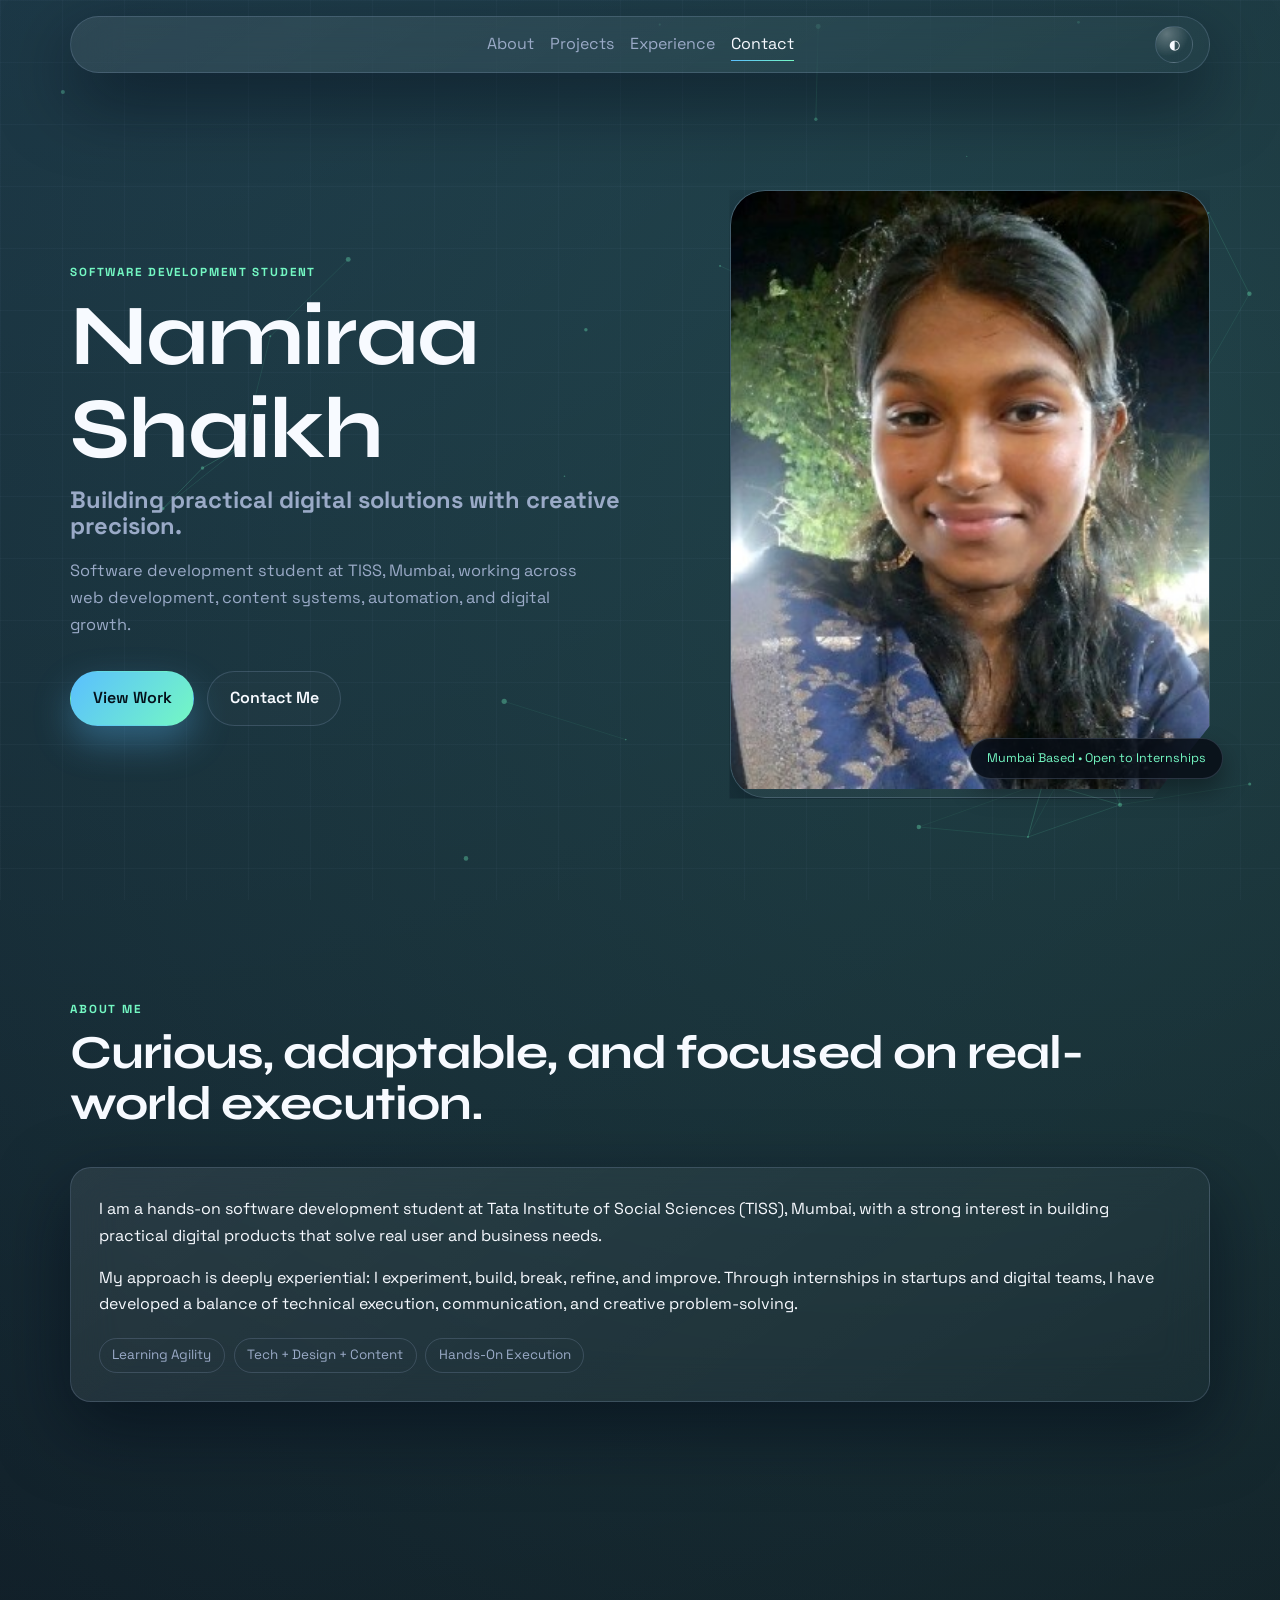
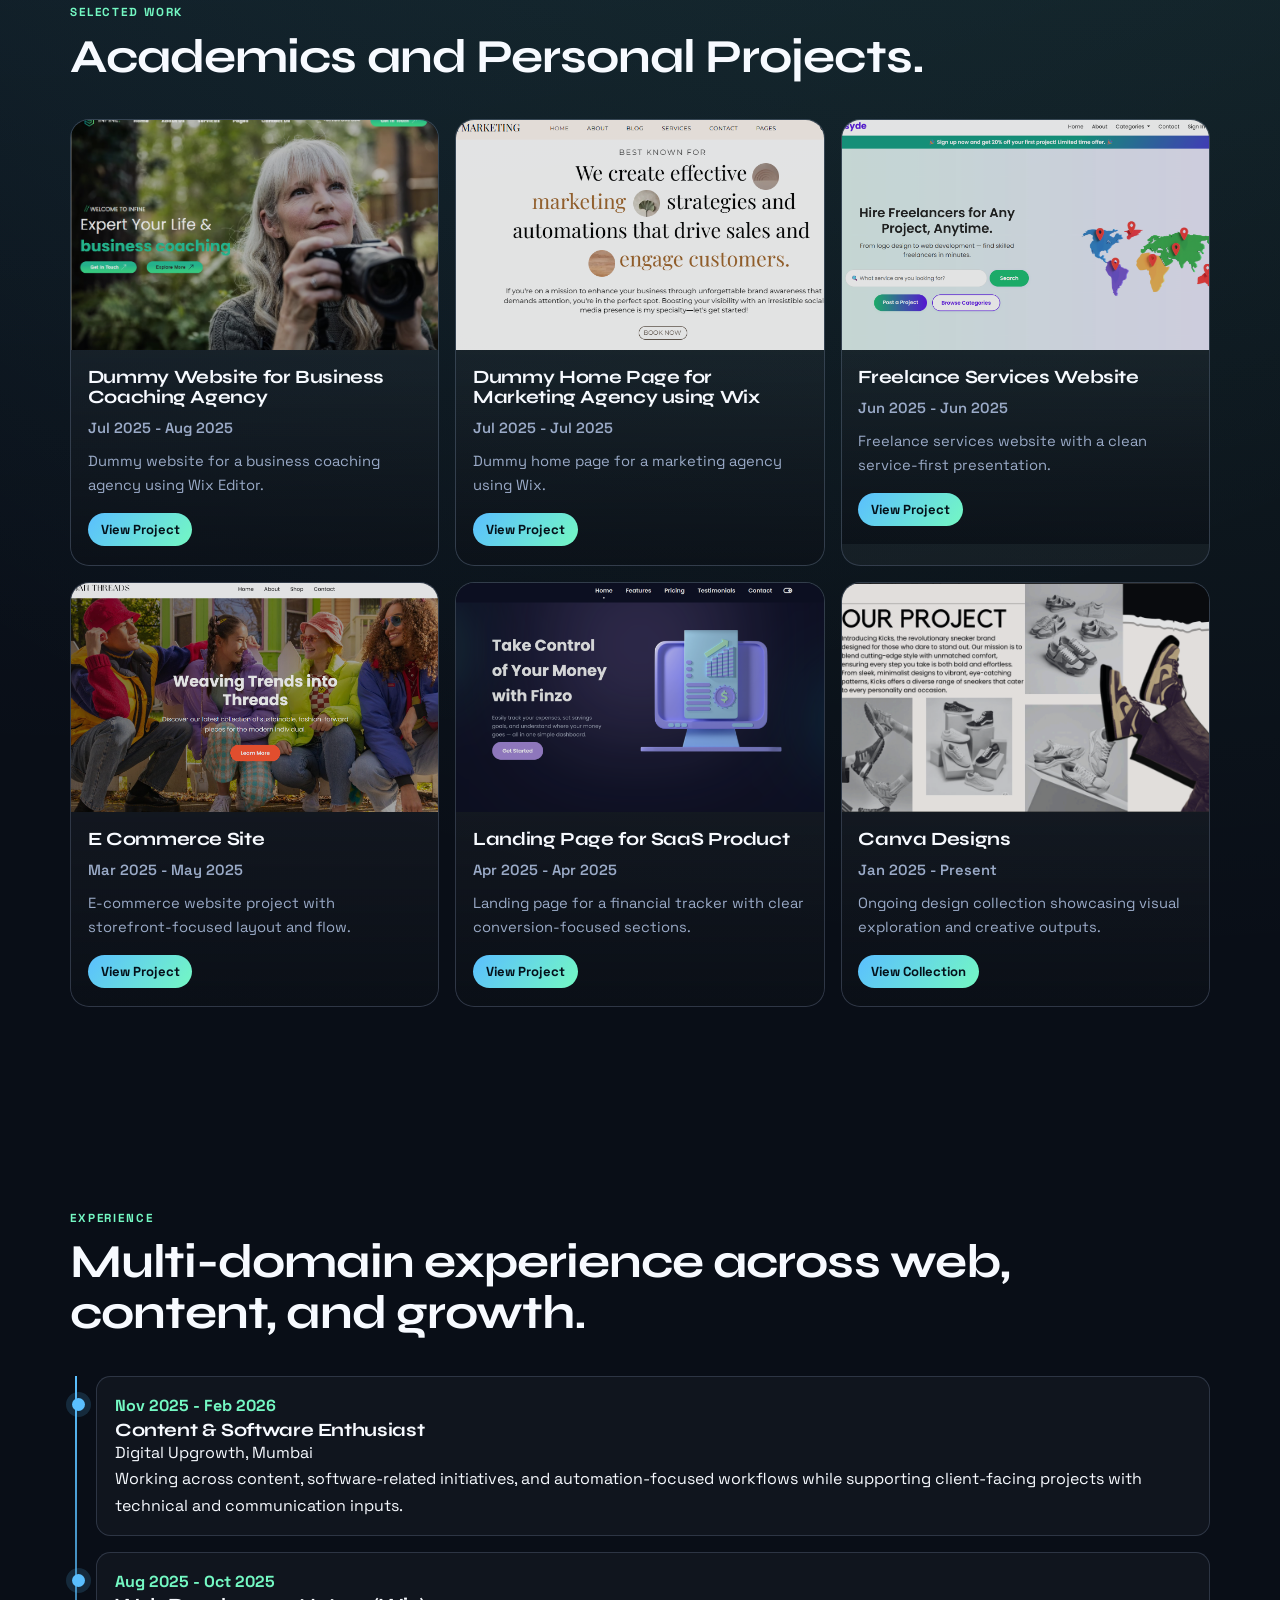
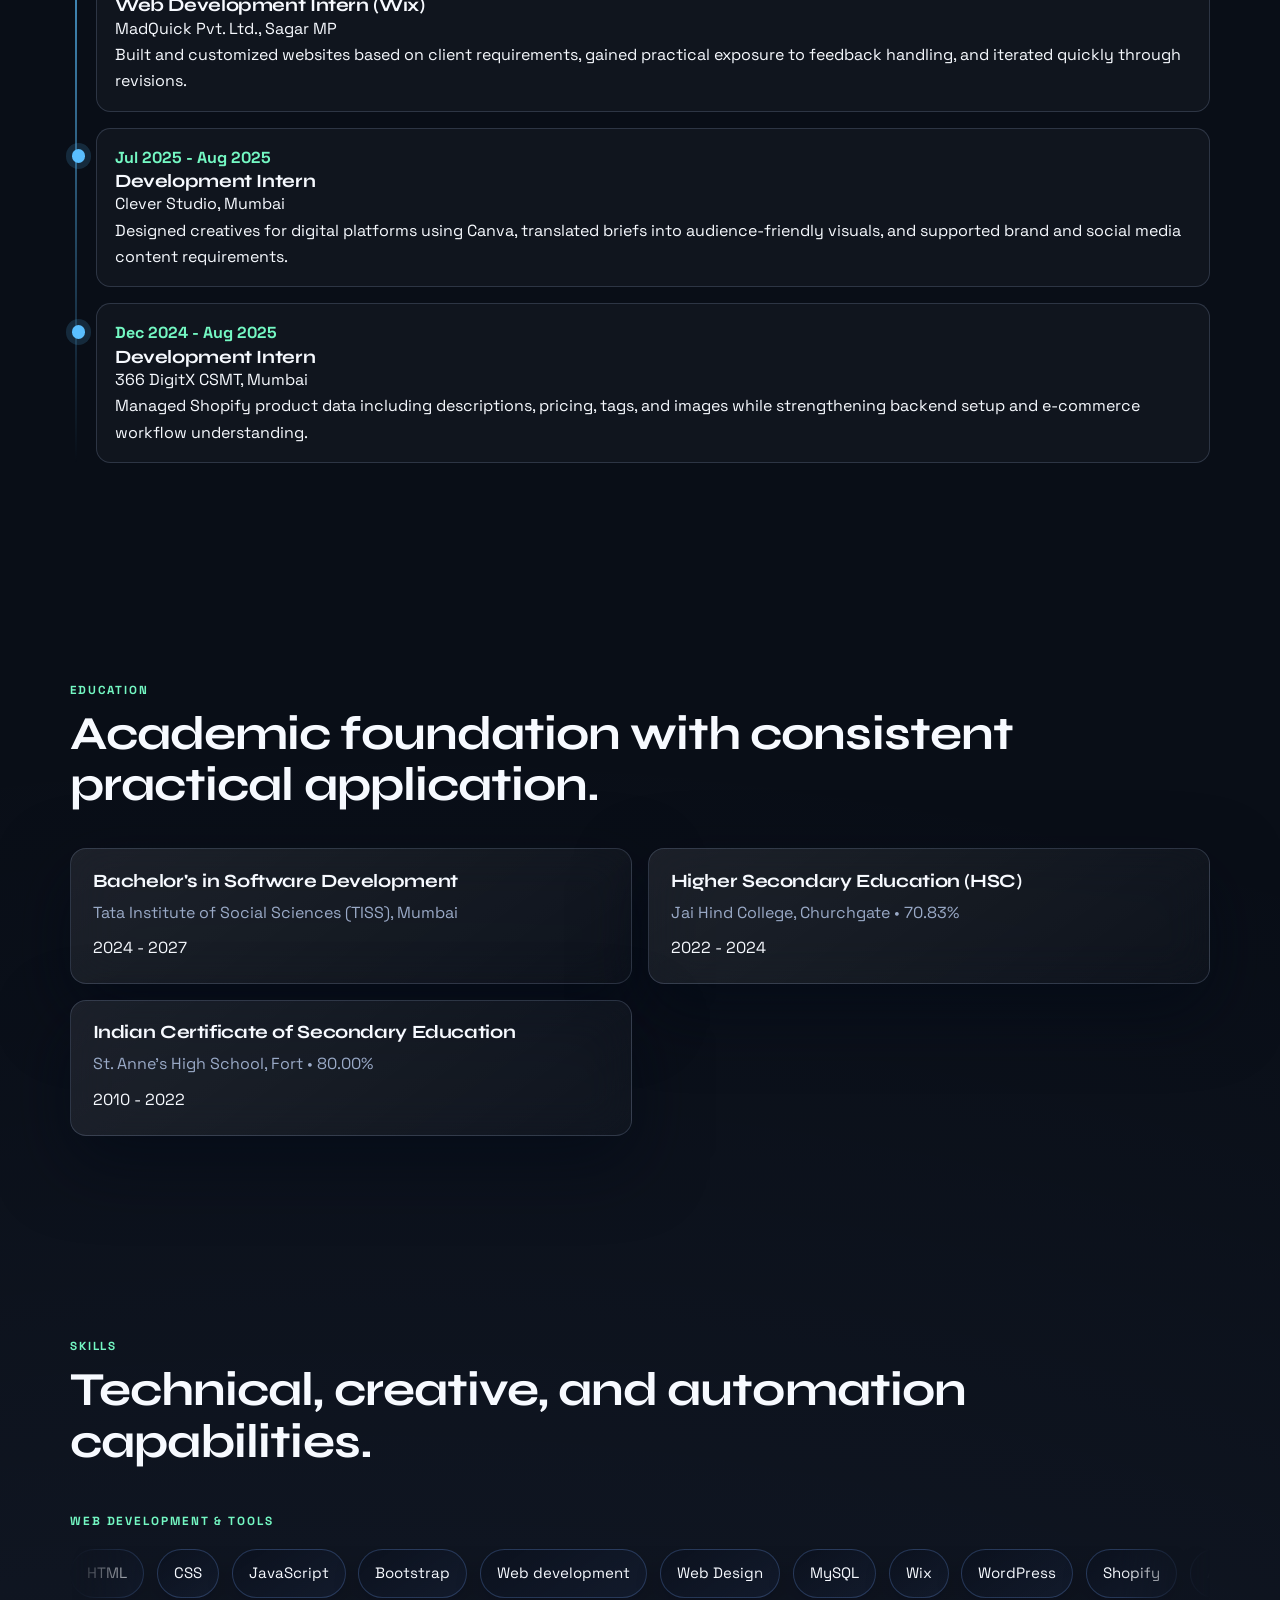
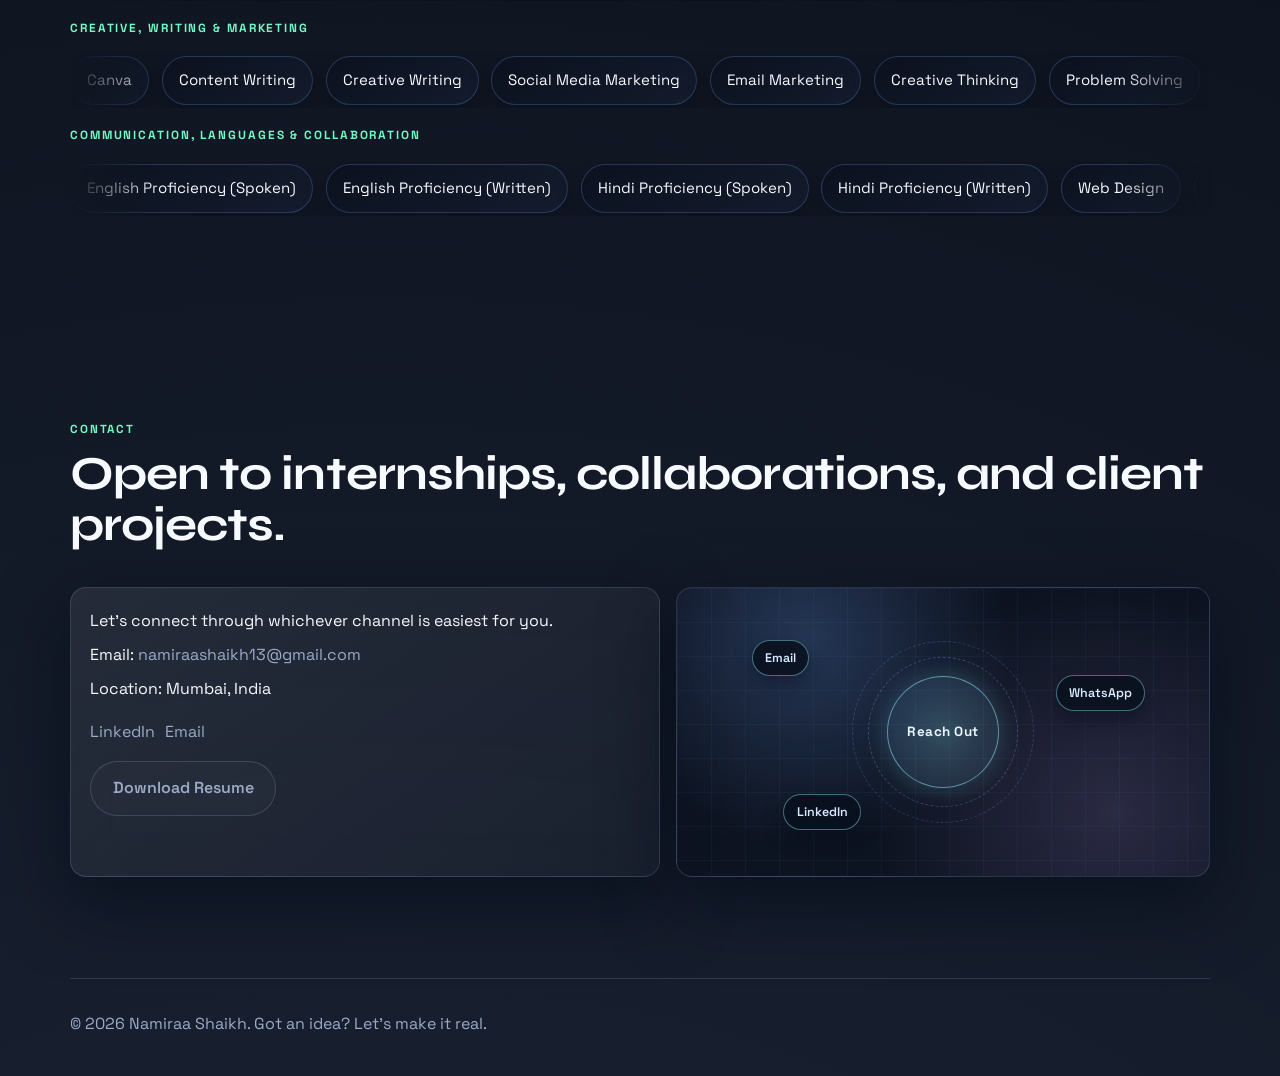
<file: html/index.html>
<!doctype html>
<html lang="en" data-theme="dark">
  <head>
    <meta charset="UTF-8" />
    <meta name="viewport" content="width=device-width, initial-scale=1.0" />
    <meta
      name="description"
      content="Namiraa Shaikh portfolio - creative developer and designer crafting premium digital experiences."
    />
    <title>Namiraa Shaikh | Portfolio</title>

    <link rel="preconnect" href="https://fonts.googleapis.com" />
    <link rel="preconnect" href="https://fonts.gstatic.com" crossorigin />
    <link
      href="https://fonts.googleapis.com/css2?family=Space+Grotesk:wght@400;500;600;700&family=Syne:wght@500;700;800&display=swap"
      rel="stylesheet"
    />
    <link rel="stylesheet" href="../Css/styles.css" />
  </head>
  <body>
    <div class="bg-grid"></div>
    <div class="noise"></div>
    <canvas id="particle-canvas" aria-hidden="true"></canvas>

    <div class="cursor cursor-dot"></div>
    <div class="cursor cursor-ring"></div>

    <header class="site-header glass reveal">
      <nav class="site-nav">
        <a href="#about">About</a>
        <a href="#projects">Projects</a>
        <a href="#experience">Experience</a>
        <a href="#contact">Contact</a>
      </nav>
      <button id="theme-toggle" class="theme-toggle" aria-label="Toggle theme">
        <span class="theme-icon" aria-hidden="true">◐</span>
      </button>
    </header>

    <main>
      <section id="home" class="hero section">
        <div class="hero-content reveal">
          <p class="eyebrow">Software Development Student</p>
          <h1>
            Namiraa Shaikh
            <span>Building practical digital solutions with creative precision.</span>
          </h1>
          <p class="hero-copy">
            Software development student at TISS, Mumbai, working across web
            development, content systems, automation, and digital growth.
          </p>
          <div class="hero-cta">
            <a class="btn btn-primary" href="#projects" data-cursor-text="Open">View Work</a>
            <a class="btn btn-ghost" href="#contact" data-cursor-text="Talk">Contact Me</a>
          </div>
        </div>

        <div class="hero-visual reveal" data-parallax="0.2">
          <div class="portrait-card glass">
            <img
              src="../image/hero-photo.jpg"
              alt="Portrait of Namiraa Shaikh"
              loading="eager"
            />
          </div>
          <div class="floating-tag">Mumbai Based • Open to Internships</div>
        </div>
      </section>

      <section id="about" class="section">
        <div class="section-head reveal">
          <p class="eyebrow">About Me</p>
          <h2>Curious, adaptable, and focused on real-world execution.</h2>
        </div>
        <div class="about-grid">
          <article class="about-text glass reveal">
            <p>
              I am a hands-on software development student at Tata Institute of
              Social Sciences (TISS), Mumbai, with a strong interest in building
              practical digital products that solve real user and business needs.
            </p>
            <p>
              My approach is deeply experiential: I experiment, build, break,
              refine, and improve. Through internships in startups and digital
              teams, I have developed a balance of technical execution,
              communication, and creative problem-solving.
            </p>
            <div class="chips">
              <span>Learning Agility</span>
              <span>Tech + Design + Content</span>
              <span>Hands-On Execution</span>
            </div>
          </article>
        </div>
      </section>

      <section id="projects" class="section">
        <div class="section-head reveal">
          <p class="eyebrow">Selected Work</p>
          <h2>Academics and Personal Projects.</h2>
        </div>
        <div class="projects-grid">
          <article class="project-card reveal tilt" data-case="Dummy website for a business coaching agency built in Wix." data-cursor-text="Open">
            <div class="project-visual">
              <img src="../image/dummy-website-business-coaching-agency.png" alt="Dummy Website for Business Coaching Agency screenshot" loading="lazy" />
            </div>
            <div class="project-meta">
              <h3>Dummy Website for Business Coaching Agency</h3>
              <p class="project-date">Jul 2025 - Aug 2025</p>
              <p>Dummy website for a business coaching agency using Wix Editor.</p>
              <a class="project-link" href="https://namiraashaikh13.wixsite.com/my-site-1/home" target="_blank" rel="noopener noreferrer">View Project</a>
            </div>
          </article>

          <article class="project-card reveal tilt" data-case="Dummy homepage concept for a marketing agency using Wix." data-cursor-text="Open">
            <div class="project-visual">
              <img src="../image/dummy-home-page-marketing-agency-wix.png" alt="Dummy Home Page for Marketing Agency using Wix screenshot" loading="lazy" />
            </div>
            <div class="project-meta">
              <h3>Dummy Home Page for Marketing Agency using Wix</h3>
              <p class="project-date">Jul 2025 - Jul 2025</p>
              <p>Dummy home page for a marketing agency using Wix.</p>
              <a class="project-link" href="https://namiraashaikh13.wixsite.com/madquickagency" target="_blank" rel="noopener noreferrer">View Project</a>
            </div>
          </article>

          <article class="project-card reveal tilt" data-case="Freelance services website designed and deployed on GitHub Pages." data-cursor-text="Open">
            <div class="project-visual">
              <img src="../image/freelance-services-website.png" alt="Freelance Services Website screenshot" loading="lazy" />
            </div>
            <div class="project-meta">
              <h3>Freelance Services Website</h3>
              <p class="project-date">Jun 2025 - Jun 2025</p>
              <p>Freelance services website with a clean service-first presentation.</p>
              <a class="project-link" href="https://namiraashaikh.github.io/craftysyde/" target="_blank" rel="noopener noreferrer">View Project</a>
            </div>
          </article>

          <article class="project-card reveal tilt" data-case="E-commerce storefront concept with product-oriented browsing flow." data-cursor-text="Open">
            <div class="project-visual">
              <img src="../image/e-commerce-site.png" alt="E Commerce Site screenshot" loading="lazy" />
            </div>
            <div class="project-meta">
              <h3>E Commerce Site</h3>
              <p class="project-date">Mar 2025 - May 2025</p>
              <p>E-commerce website project with storefront-focused layout and flow.</p>
              <a class="project-link" href="https://namiraashaikh.github.io/UrbanThreads/" target="_blank" rel="noopener noreferrer">View Project</a>
            </div>
          </article>

          <article class="project-card reveal tilt" data-case="Landing page for a financial tracker SaaS product concept." data-cursor-text="Open">
            <div class="project-visual">
              <img src="../image/landing-page-saas-product.png" alt="Landing Page for SaaS Product screenshot" loading="lazy" />
            </div>
            <div class="project-meta">
              <h3>Landing Page for SaaS Product</h3>
              <p class="project-date">Apr 2025 - Apr 2025</p>
              <p>Landing page for a financial tracker with clear conversion-focused sections.</p>
              <a class="project-link" href="https://namiraashaikh.github.io/FinZo/" target="_blank" rel="noopener noreferrer">View Project</a>
            </div>
          </article>

          <article class="project-card reveal tilt" data-case="Ongoing Canva design collection featuring various visual styles." data-cursor-text="Open">
            <div class="project-visual">
              <img src="../image/canva-designs.png" alt="Canva Designs screenshot" loading="lazy" />
            </div>
            <div class="project-meta">
              <h3>Canva Designs</h3>
              <p class="project-date">Jan 2025 - Present</p>
              <p>Ongoing design collection showcasing visual exploration and creative outputs.</p>
              <a class="project-link" href="https://drive.google.com/drive/folders/18LfZt9yb9wFl4prIj-80DJfvvRu0XpTT?usp=sharing" target="_blank" rel="noopener noreferrer">View Collection</a>
            </div>
          </article>
        </div>
      </section>

      <section id="experience" class="section">
        <div class="section-head reveal">
          <p class="eyebrow">Experience</p>
          <h2>Multi-domain experience across web, content, and growth.</h2>
        </div>
        <div class="timeline">
          <article class="timeline-item reveal">
            <span class="timeline-year">Nov 2025 - Feb 2026</span>
            <div>
              <h3>Content & Software Enthusiast</h3>
              <p>Digital Upgrowth, Mumbai</p>
              <p>
                Working across content, software-related initiatives, and
                automation-focused workflows while supporting client-facing
                projects with technical and communication inputs.
              </p>
            </div>
          </article>
          <article class="timeline-item reveal">
            <span class="timeline-year">Aug 2025 - Oct 2025</span>
            <div>
              <h3>Web Development Intern (Wix)</h3>
              <p>MadQuick Pvt. Ltd., Sagar MP</p>
              <p>
                Built and customized websites based on client requirements,
                gained practical exposure to feedback handling, and iterated
                quickly through revisions.
              </p>
            </div>
          </article>
          <article class="timeline-item reveal">
            <span class="timeline-year">Jul 2025 - Aug 2025</span>
            <div>
              <h3>Development Intern</h3>
              <p>Clever Studio, Mumbai</p>
              <p>
                Designed creatives for digital platforms using Canva, translated
                briefs into audience-friendly visuals, and supported brand and
                social media content requirements.
              </p>
            </div>
          </article>
          <article class="timeline-item reveal">
            <span class="timeline-year">Dec 2024 - Aug 2025</span>
            <div>
              <h3>Development Intern</h3>
              <p>366 DigitX CSMT, Mumbai</p>
              <p>
                Managed Shopify product data including descriptions, pricing,
                tags, and images while strengthening backend setup and
                e-commerce workflow understanding.
              </p>
            </div>
          </article>
        </div>
      </section>

      <section id="education" class="section">
        <div class="section-head reveal">
          <p class="eyebrow">Education</p>
          <h2>Academic foundation with consistent practical application.</h2>
        </div>
        <div class="education-grid">
          <article class="edu-card glass reveal">
            <h3>Bachelor's in Software Development</h3>
            <p>Tata Institute of Social Sciences (TISS), Mumbai</p>
            <span>2024 - 2027</span>
          </article>
          <article class="edu-card glass reveal">
            <h3>Higher Secondary Education (HSC)</h3>
            <p>Jai Hind College, Churchgate • 70.83%</p>
            <span>2022 - 2024</span>
          </article>
          <article class="edu-card glass reveal">
            <h3>Indian Certificate of Secondary Education</h3>
            <p>St. Anne's High School, Fort • 80.00%</p>
            <span>2010 - 2022</span>
          </article>
        </div>
      </section>

      <section id="skills" class="section">
        <div class="section-head reveal">
          <p class="eyebrow">Skills</p>
          <h2>Technical, creative, and automation capabilities.</h2>
        </div>
        <div class="skills-marquee reveal" aria-label="Skills marquee">
          <p class="skills-category">Web Development & Tools</p>
          <div class="marquee-row">
            <div class="marquee-track">
              <span class="marquee-chip">HTML</span>
              <span class="marquee-chip">CSS</span>
              <span class="marquee-chip">JavaScript</span>
              <span class="marquee-chip">Bootstrap</span>
              <span class="marquee-chip">Web development</span>
              <span class="marquee-chip">Web Design</span>
              <span class="marquee-chip">MySQL</span>
              <span class="marquee-chip">Wix</span>
              <span class="marquee-chip">WordPress</span>
              <span class="marquee-chip">Shopify</span>
              <span class="marquee-chip">Adobe Dreamweaver</span>
            </div>
          </div>
          <p class="skills-category">Creative, Writing & Marketing</p>
          <div class="marquee-row reverse">
            <div class="marquee-track">
              <span class="marquee-chip">Canva</span>
              <span class="marquee-chip">Content Writing</span>
              <span class="marquee-chip">Creative Writing</span>
              <span class="marquee-chip">Social Media Marketing</span>
              <span class="marquee-chip">Email Marketing</span>
              <span class="marquee-chip">Creative Thinking</span>
              <span class="marquee-chip">Problem Solving</span>
              <span class="marquee-chip">Self-learning</span>
              <span class="marquee-chip">Automation</span>
              <span class="marquee-chip">n8n</span>
              <span class="marquee-chip">make.io</span>
              <span class="marquee-chip">MS-Office</span>
              <span class="marquee-chip">MS-Word</span>
              <span class="marquee-chip">MS-Excel</span>
              <span class="marquee-chip">MS-PowerPoint</span>
            </div>
          </div>
          <p class="skills-category">Communication, Languages & Collaboration</p>
          <div class="marquee-row">
            <div class="marquee-track">
              <span class="marquee-chip">English Proficiency (Spoken)</span>
              <span class="marquee-chip">English Proficiency (Written)</span>
              <span class="marquee-chip">Hindi Proficiency (Spoken)</span>
              <span class="marquee-chip">Hindi Proficiency (Written)</span>
              <span class="marquee-chip">Web Design</span>
              <span class="marquee-chip">Interpersonal skills</span>
              <span class="marquee-chip">Collaboration</span>
              <span class="marquee-chip">Teamwork</span>
              <span class="marquee-chip">Client Relationship</span>
              <span class="marquee-chip">Adaptability</span>
              <span class="marquee-chip">Time Management</span>
            </div>
          </div>
        </div>
      </section>

      <section id="contact" class="section">
        <div class="section-head reveal">
          <p class="eyebrow">Contact</p>
          <h2>Open to internships, collaborations, and client projects.</h2>
        </div>
        <div class="contact-grid">
          <aside class="contact-aside reveal glass">
            <p>Let's connect through whichever channel is easiest for you.</p>
            <p>Email: <a href="mailto:namiraashaikh13@gmail.com">namiraashaikh13@gmail.com</a></p>
            <p>Location: Mumbai, India</p>
            <div class="socials">
              <a href="https://www.linkedin.com/in/namiraashaikh" target="_blank" rel="noopener noreferrer" aria-label="LinkedIn" data-cursor-text="Open">LinkedIn</a>
              <a href="mailto:namiraashaikh13@gmail.com" aria-label="Email" data-cursor-text="Open">Email</a>
            </div>
            <a class="btn btn-ghost resume-download" href="../NamiraaShaikh_Resume%20(1).pdf" download data-cursor-text="Download">Download Resume</a>
          </aside>

          <div class="contact-graphic reveal glass" aria-hidden="true">
            <div class="contact-gridlines"></div>
            <div class="contact-center">Reach Out</div>
            <div class="contact-pill pill-email">Email</div>
            <div class="contact-pill pill-whatsapp">WhatsApp</div>
            <div class="contact-pill pill-linkedin">LinkedIn</div>
          </div>
        </div>
      </section>
    </main>

    <footer class="site-footer">
      <p>© <span id="year"></span> Namiraa Shaikh. Got an idea? Let's make it real.</p>
    </footer>

    <script type="module" src="../js/main.js"></script>
  </body>
</html>
</file>
<file: Css/styles.css>
:root {
  --bg: #090e17;
  --bg-soft: #101a2b;
  --surface: rgba(12, 20, 34, 0.56);
  --surface-strong: rgba(12, 20, 34, 0.9);
  --text: #f7faff;
  --text-muted: #9aaac7;
  --stroke: rgba(164, 187, 226, 0.2);
  --primary: #5abfff;
  --secondary: #74f8c3;
  --accent: #96b2ff;
  --shadow: 0 26px 70px rgba(2, 9, 22, 0.56);
}

html[data-theme="light"] {
  --bg: #edf3ff;
  --bg-soft: #ffffff;
  --surface: rgba(255, 255, 255, 0.8);
  --surface-strong: rgba(255, 255, 255, 0.96);
  --text: #141d31;
  --text-muted: #5e6d8a;
  --stroke: rgba(21, 38, 72, 0.16);
  --primary: #005bf6;
  --secondary: #00b88b;
  --accent: #364dff;
  --shadow: 0 22px 58px rgba(59, 88, 142, 0.2);
}

* {
  box-sizing: border-box;
  margin: 0;
}

html {
  scroll-behavior: smooth;
}

body {
  font-family: "Space Grotesk", sans-serif;
  color: var(--text);
  min-height: 100vh;
  line-height: 1.65;
  overflow-x: hidden;
  background:
    radial-gradient(circle at 10% -10%, rgba(90, 191, 255, 0.2), transparent 45%),
    radial-gradient(circle at 86% 8%, rgba(116, 248, 195, 0.16), transparent 38%),
    radial-gradient(circle at 30% 120%, rgba(150, 178, 255, 0.16), transparent 44%),
    var(--bg);
}

#particle-canvas,
.bg-grid,
.noise {
  position: fixed;
  inset: 0;
  pointer-events: none;
}

#particle-canvas {
  z-index: -3;
}

.bg-grid {
  z-index: -2;
  background-image: linear-gradient(var(--stroke) 1px, transparent 1px),
    linear-gradient(90deg, var(--stroke) 1px, transparent 1px);
  background-size: 62px 62px;
  opacity: 0.21;
}

.noise {
  z-index: -1;
  opacity: 0.13;
  background-image: radial-gradient(rgba(255, 255, 255, 0.06) 1px, transparent 0);
  background-size: 3px 3px;
  mix-blend-mode: soft-light;
}

.section {
  width: min(1140px, 92vw);
  margin: 0 auto;
  padding: 6.3rem 0;
}

.section-head {
  margin-bottom: 2.35rem;
}

.eyebrow {
  color: var(--secondary);
  font-size: 0.73rem;
  letter-spacing: 0.16em;
  font-weight: 700;
  text-transform: uppercase;
  margin-bottom: 0.5rem;
}

h1,
h2,
h3 {
  font-family: "Syne", sans-serif;
  line-height: 1.08;
  letter-spacing: -0.02em;
}

h1 {
  font-size: clamp(2.5rem, 7vw, 5.4rem);
}

h1 span {
  display: block;
  margin-top: 0.7rem;
  color: var(--text-muted);
  font-size: clamp(1.04rem, 2.1vw, 1.48rem);
  letter-spacing: 0;
  font-family: "Space Grotesk", sans-serif;
}

h2 {
  font-size: clamp(1.7rem, 3.7vw, 3rem);
}

.glass {
  background: linear-gradient(145deg, rgba(255, 255, 255, 0.08), rgba(255, 255, 255, 0.02));
  border: 1px solid var(--stroke);
  backdrop-filter: blur(22px);
  box-shadow: var(--shadow);
}

.site-header {
  width: min(1140px, 92vw);
  margin: 1rem auto;
  padding: 0.9rem 1.15rem;
  border-radius: 999px;
  display: flex;
  align-items: center;
  justify-content: center;
  position: sticky;
  top: 0.7rem;
  z-index: 100;
}

.brand {
  color: var(--text);
  text-decoration: none;
  font-size: 1.12rem;
  font-weight: 700;
  letter-spacing: 0.06em;
}

.site-nav {
  display: flex;
  gap: 1rem;
}

.site-nav a,
.socials a,
.contact-aside a {
  color: var(--text-muted);
  text-decoration: none;
  position: relative;
  transition: color 250ms ease;
}

.site-nav a::after,
.socials a::after,
.contact-aside a::after {
  content: "";
  position: absolute;
  left: 0;
  bottom: -0.18rem;
  width: 100%;
  height: 1px;
  transform: scaleX(0);
  transform-origin: left;
  background: linear-gradient(90deg, var(--primary), var(--secondary));
  transition: transform 260ms ease;
}

.site-nav a:hover,
.site-nav a.active,
.socials a:hover,
.contact-aside a:hover {
  color: var(--text);
}

.site-nav a:hover::after,
.site-nav a.active::after,
.socials a:hover::after,
.contact-aside a:hover::after {
  transform: scaleX(1);
}

.theme-toggle {
  position: absolute;
  right: 1rem;
  width: 2.35rem;
  height: 2.35rem;
  border-radius: 50%;
  border: 1px solid var(--stroke);
  background: radial-gradient(circle at 30% 20%, rgba(255, 255, 255, 0.28), transparent 60%);
  color: var(--text);
  transition: transform 250ms ease, box-shadow 250ms ease;
}

.theme-toggle:hover {
  transform: translateY(-2px) rotate(12deg);
  box-shadow: 0 10px 24px rgba(90, 191, 255, 0.24);
}

.hero {
  min-height: 88vh;
  display: grid;
  grid-template-columns: 1.12fr 0.88fr;
  gap: 3rem;
  align-items: center;
}

.hero-content {
  position: relative;
}

.hero-copy {
  max-width: 52ch;
  margin: 1.2rem 0 2rem;
  color: var(--text-muted);
  font-size: 1.02rem;
}

.hero-cta {
  display: flex;
  gap: 0.8rem;
  flex-wrap: wrap;
}

.btn {
  border-radius: 999px;
  border: 1px solid transparent;
  text-decoration: none;
  font-weight: 600;
  padding: 0.82rem 1.35rem;
  display: inline-flex;
  align-items: center;
  justify-content: center;
  transition: transform 300ms cubic-bezier(0.17, 0.84, 0.44, 1), box-shadow 300ms ease,
    border-color 300ms ease;
}

.btn:hover {
  transform: translateY(-4px) scale(1.02);
}

.btn-primary {
  color: #04111a;
  background: linear-gradient(128deg, var(--primary), var(--secondary));
  box-shadow: 0 16px 36px rgba(90, 191, 255, 0.34);
}

.btn-primary:hover {
  box-shadow: 0 20px 42px rgba(90, 191, 255, 0.46);
}

.btn-ghost {
  border-color: var(--stroke);
  color: var(--text);
  background: rgba(255, 255, 255, 0.02);
}

.hero-visual {
  position: relative;
  perspective: 1000px;
}

.portrait-card {
  border-radius: 2.2rem;
  overflow: hidden;
  position: relative;
  border: 1px solid var(--stroke);
  clip-path: polygon(0 0, 100% 0, 100% 88%, 88% 100%, 0 100%);
}

.portrait-card::before {
  content: none;
}

.portrait-card img {
  width: 100%;
  aspect-ratio: 4 / 5;
  object-fit: cover;
  transform: none;
}

.portrait-overlay {
  position: absolute;
  inset: 0;
  z-index: 2;
  display: none;
}

.floating-tag {
  position: absolute;
  right: -0.8rem;
  bottom: 1.2rem;
  padding: 0.58rem 1rem;
  border-radius: 999px;
  font-size: 0.78rem;
  color: var(--secondary);
  background: rgba(8, 13, 22, 0.86);
  border: 1px solid var(--stroke);
  box-shadow: 0 12px 25px rgba(0, 0, 0, 0.36);
}

.about-grid {
  display: grid;
  grid-template-columns: 1fr;
  gap: 1.25rem;
}

.about-text {
  padding: 1.75rem;
  border-radius: 1.3rem;
}

.about-text p + p {
  margin-top: 1rem;
}

.chips {
  margin-top: 1.25rem;
  display: flex;
  flex-wrap: wrap;
  gap: 0.55rem;
}

.chips span {
  border: 1px solid var(--stroke);
  border-radius: 999px;
  font-size: 0.84rem;
  padding: 0.34rem 0.78rem;
  color: var(--text-muted);
}

.about-photo {
  position: relative;
  border-radius: 1.3rem;
  overflow: hidden;
  border: 1px solid var(--stroke);
}

.about-photo::after {
  content: "";
  position: absolute;
  inset: 0;
  border-radius: inherit;
  background: linear-gradient(160deg, rgba(90, 191, 255, 0.14), transparent 42%);
}

.about-photo img {
  width: 100%;
  min-height: 330px;
  height: 100%;
  object-fit: cover;
  transform: scale(1.04);
}

.projects-grid {
  display: grid;
  grid-template-columns: repeat(3, minmax(0, 1fr));
  gap: 1rem;
}

.project-card {
  position: relative;
  border-radius: 1.2rem;
  overflow: hidden;
  border: 1px solid var(--stroke);
  background: rgba(255, 255, 255, 0.04);
  transform-style: preserve-3d;
  display: flex;
  flex-direction: column;
  transition: transform 320ms cubic-bezier(0.17, 0.84, 0.44, 1), border-color 320ms ease,
    box-shadow 320ms ease;
  --mx: 50%;
  --my: 50%;
}

.project-visual {
  position: relative;
  aspect-ratio: 16 / 10;
  overflow: hidden;
  background: rgba(6, 11, 18, 0.4);
}

.project-visual img {
  width: 100%;
  height: 100%;
  object-fit: cover;
  display: block;
  opacity: 0.88;
  transform: scale(1.02);
  transition: opacity 260ms ease, transform 420ms ease, filter 420ms ease;
}

.project-card::before {
  content: "";
  position: absolute;
  inset: -1px;
  border-radius: inherit;
  background: radial-gradient(circle at var(--mx) var(--my), rgba(90, 191, 255, 0.35), transparent 44%);
  opacity: 0;
  transition: opacity 260ms ease;
  z-index: 0;
  pointer-events: none;
}

.project-card:hover {
  border-color: rgba(90, 191, 255, 0.55);
  box-shadow: 0 20px 38px rgba(0, 0, 0, 0.33);
}

.project-card:hover::before,
.project-card:hover .project-visual img {
  opacity: 1;
}

.project-card:hover .project-visual img {
  transform: scale(1.06);
  filter: saturate(1.12) contrast(1.06);
}

.project-meta {
  position: relative;
  z-index: 2;
  padding: 1.05rem 1.05rem 1.15rem;
  display: flex;
  flex-direction: column;
  justify-content: flex-start;
  gap: 0.1rem;
  background: linear-gradient(180deg, rgba(6, 11, 18, 0.02), rgba(6, 11, 18, 0.62));
  transition: background 260ms ease;
}

.project-card:hover .project-meta {
  background: linear-gradient(180deg, rgba(6, 11, 18, 0.04), rgba(6, 11, 18, 0.78));
}

.project-meta p {
  margin-top: 0.44rem;
  color: var(--text-muted);
  font-size: 0.92rem;
}

.project-date {
  margin-top: 0.35rem;
  font-size: 0.8rem;
  color: var(--secondary);
  font-weight: 600;
}

.project-link {
  margin-top: 0.9rem;
  align-self: flex-start;
  text-decoration: none;
  color: #04111a;
  background: linear-gradient(128deg, var(--primary), var(--secondary));
  border-radius: 999px;
  padding: 0.35rem 0.8rem;
  font-size: 0.82rem;
  font-weight: 700;
  pointer-events: auto;
  transition: transform 220ms ease, box-shadow 220ms ease;
}

.project-link:hover {
  transform: translateY(-2px);
  box-shadow: 0 10px 20px rgba(116, 168, 255, 0.33);
}

.timeline {
  position: relative;
  padding-left: 1.6rem;
}

.timeline::before {
  content: "";
  position: absolute;
  left: 0.3rem;
  top: 0;
  bottom: 0;
  width: 2px;
  background: linear-gradient(var(--primary), transparent);
}

.timeline-item {
  position: relative;
  margin-bottom: 1rem;
  padding: 1rem 1rem 1rem 1.15rem;
  border: 1px solid var(--stroke);
  border-radius: 0.9rem;
  background: rgba(255, 255, 255, 0.03);
  transition: transform 260ms ease, border-color 260ms ease;
}

.timeline-item:hover {
  transform: translateX(4px);
  border-color: rgba(90, 191, 255, 0.48);
}

.timeline-item::before {
  content: "";
  position: absolute;
  left: -1.55rem;
  top: 1.3rem;
  width: 0.84rem;
  height: 0.84rem;
  border-radius: 50%;
  background: var(--primary);
  box-shadow: 0 0 0 6px rgba(90, 191, 255, 0.16);
}

.timeline-year {
  color: var(--secondary);
  font-weight: 700;
}

.education-grid,
.skills-grid,
.contact-grid {
  display: grid;
  gap: 1rem;
}

.education-grid {
  grid-template-columns: repeat(2, minmax(0, 1fr));
}

.edu-card {
  border-radius: 1rem;
  padding: 1.35rem;
  transition: transform 240ms ease, border-color 240ms ease;
}

.edu-card:hover {
  transform: translateY(-4px);
  border-color: rgba(116, 248, 195, 0.46);
}

.edu-card p {
  margin: 0.55rem 0;
  color: var(--text-muted);
}

.skills-grid {
  grid-template-columns: repeat(2, minmax(0, 1fr));
}

.skills-marquee {
  display: grid;
  gap: 0.85rem;
  overflow: hidden;
  padding: 0.2rem 0;
}

.skills-category {
  font-size: 0.74rem;
  letter-spacing: 0.16em;
  text-transform: uppercase;
  color: var(--secondary);
  font-weight: 700;
  margin: 0.2rem 0 0.15rem;
}

.marquee-row {
  overflow: hidden;
  mask-image: linear-gradient(90deg, transparent, black 8%, black 92%, transparent);
}

.marquee-track {
  display: flex;
  width: max-content;
  gap: 0.8rem;
  padding-block: 0.2rem;
  animation: marquee 34s linear infinite;
  will-change: transform;
}

.marquee-row.reverse .marquee-track {
  animation-direction: reverse;
  animation-duration: 38s;
}

.marquee-row:hover .marquee-track {
  animation-play-state: paused;
}

.marquee-chip {
  display: inline-flex;
  align-items: center;
  justify-content: center;
  white-space: nowrap;
  padding: 0.68rem 1rem;
  border-radius: 999px;
  border: 1px solid rgba(116, 168, 255, 0.24);
  background: linear-gradient(145deg, rgba(10, 16, 29, 0.72), rgba(23, 34, 58, 0.45));
  color: var(--text);
  font-size: 0.94rem;
  box-shadow: 0 10px 24px rgba(1, 5, 17, 0.28);
}

@keyframes marquee {
  from {
    transform: translateX(0);
  }
  to {
    transform: translateX(calc(-50% - 0.4rem));
  }
}

.skill {
  border: 1px solid var(--stroke);
  border-radius: 0.9rem;
  padding: 1rem;
  transition: transform 260ms ease, border-color 260ms ease;
}

.skill:hover {
  transform: translateY(-4px);
  border-color: rgba(90, 191, 255, 0.48);
}

.skill-head {
  display: flex;
  justify-content: space-between;
  margin-bottom: 0.65rem;
}

.bar {
  width: 100%;
  height: 0.58rem;
  border-radius: 999px;
  background: rgba(255, 255, 255, 0.08);
  overflow: hidden;
}

.bar span {
  display: block;
  width: 0;
  height: 100%;
  border-radius: inherit;
  background: linear-gradient(110deg, var(--primary), var(--secondary));
  transition: width 1.2s cubic-bezier(0.17, 0.84, 0.44, 1);
}

.testimonial-wrap {
  border-radius: 1.16rem;
  padding: 1.5rem;
}

blockquote {
  font-size: clamp(1.15rem, 2.35vw, 1.55rem);
  margin-bottom: 0.8rem;
}

#testimonial-author {
  color: var(--text-muted);
}

.contact-grid {
  grid-template-columns: minmax(0, 1.05fr) minmax(0, 0.95fr);
  align-items: start;
}

.contact-aside {
  border-radius: 1rem;
  padding: 1.2rem;
  min-height: 100%;
}

.contact-aside p {
  margin-bottom: 0.5rem;
}

.socials {
  display: flex;
  flex-wrap: wrap;
  gap: 0.64rem;
  margin-top: 1rem;
}

.resume-download {
  margin-top: 1rem;
}

.contact-graphic {
  position: relative;
  border-radius: 1rem;
  min-height: 290px;
  overflow: hidden;
  border: 1px solid var(--stroke);
  background:
    radial-gradient(circle at 24% 18%, rgba(116, 168, 255, 0.24), transparent 44%),
    radial-gradient(circle at 82% 78%, rgba(194, 166, 255, 0.16), transparent 48%),
    rgba(7, 12, 24, 0.5);
}

.contact-gridlines {
  position: absolute;
  inset: 0;
  background-image:
    linear-gradient(rgba(116, 168, 255, 0.14) 1px, transparent 1px),
    linear-gradient(90deg, rgba(116, 168, 255, 0.14) 1px, transparent 1px);
  background-size: 34px 34px;
  opacity: 0.4;
}

.contact-center {
  position: absolute;
  top: 50%;
  left: 50%;
  transform: translate(-50%, -50%);
  width: 112px;
  height: 112px;
  display: flex;
  align-items: center;
  justify-content: center;
  color: #e7f3ff;
  font-weight: 700;
  letter-spacing: 0.04em;
  font-size: 0.84rem;
  border-radius: 50%;
  border: 1px solid rgba(143, 240, 255, 0.52);
  background: radial-gradient(circle, rgba(143, 240, 255, 0.22), rgba(116, 168, 255, 0.08));
  box-shadow: 0 0 24px rgba(143, 240, 255, 0.22);
}

.contact-center::before,
.contact-center::after {
  content: "";
  position: absolute;
  inset: -20px;
  border-radius: 50%;
  border: 1px dashed rgba(194, 166, 255, 0.26);
}

.contact-center::after {
  inset: -36px;
  border-color: rgba(116, 168, 255, 0.24);
}

.contact-pill {
  position: absolute;
  padding: 0.42rem 0.76rem;
  border-radius: 999px;
  border: 1px solid rgba(143, 240, 255, 0.42);
  background: rgba(9, 16, 29, 0.84);
  color: #d7e9ff;
  font-size: 0.78rem;
  font-weight: 600;
  box-shadow: 0 8px 20px rgba(2, 7, 18, 0.4);
}

.pill-email {
  top: 18%;
  left: 14%;
}

.pill-whatsapp {
  right: 12%;
  top: 30%;
}

.pill-linkedin {
  left: 20%;
  bottom: 16%;
}

.site-footer {
  width: min(1140px, 92vw);
  margin: 0 auto;
  padding: 2rem 0 2.4rem;
  color: var(--text-muted);
  border-top: 1px solid var(--stroke);
}

.cursor {
  position: fixed;
  pointer-events: none;
  opacity: 0;
  z-index: 999;
  transform: translate(-50%, -50%);
  transition: opacity 160ms ease;
}

.cursor-dot {
  width: 7px;
  height: 7px;
  border-radius: 50%;
  background: var(--secondary);
}

.cursor-ring {
  width: 34px;
  height: 34px;
  border-radius: 50%;
  border: 1px solid rgba(116, 248, 195, 0.54);
  background: rgba(116, 248, 195, 0.08);
  mix-blend-mode: screen;
  transition: width 240ms ease, height 240ms ease, border-color 240ms ease,
    background 240ms ease, transform 260ms ease;
}

body.cursor-hover .cursor-ring {
  width: 58px;
  height: 58px;
  border-color: rgba(90, 191, 255, 0.75);
  background: rgba(90, 191, 255, 0.12);
}

body.cursor-media .cursor-ring {
  width: 70px;
  height: 70px;
  border-color: rgba(150, 178, 255, 0.8);
}

.reveal {
  opacity: 0;
  filter: blur(10px);
  transform: translateY(32px) scale(0.985);
  transition: opacity 900ms cubic-bezier(0.17, 0.84, 0.44, 1),
    transform 900ms cubic-bezier(0.17, 0.84, 0.44, 1), filter 900ms;
  transition-delay: var(--reveal-delay, 0ms);
}

.reveal.visible {
  opacity: 1;
  filter: blur(0);
  transform: translateY(0) scale(1);
}

@media (hover: hover) and (pointer: fine) {
  body {
    cursor: none;
  }
}

@media (max-width: 960px) {
  .hero,
  .about-grid,
  .contact-grid {
    grid-template-columns: 1fr;
  }

  .projects-grid,
  .skills-grid,
  .education-grid {
    grid-template-columns: 1fr;
  }

  .section {
    padding: 5rem 0;
  }

  .hero {
    min-height: auto;
    padding-top: 3.8rem;
  }

  .site-header {
    border-radius: 1rem;
    display: grid;
    gap: 0.65rem;
    justify-items: center;
    padding: 0.8rem 0.85rem;
  }

  .site-nav {
    width: 100%;
    overflow-x: auto;
    justify-content: center;
    padding-bottom: 0.18rem;
    gap: 0.85rem;
  }

  .theme-toggle {
    position: static;
    justify-self: end;
  }

  .floating-tag {
    right: 0.7rem;
    bottom: 0.8rem;
  }

  .contact-graphic {
    min-height: 220px;
  }
}

@media (max-width: 640px) {
  .section {
    width: min(1140px, 94vw);
    padding: 4.2rem 0;
  }

  .hero {
    gap: 1.8rem;
  }

  .hero-copy {
    font-size: 0.96rem;
  }

  .btn {
    padding: 0.74rem 1.05rem;
  }

  .project-meta {
    padding: 0.9rem 0.9rem 1rem;
  }

  .project-link {
    font-size: 0.78rem;
  }

  .marquee-chip {
    font-size: 0.86rem;
    padding: 0.58rem 0.86rem;
  }

  .skills-category {
    font-size: 0.68rem;
  }

  .contact-aside {
    padding: 1rem;
  }

  .contact-graphic {
    min-height: 190px;
  }

  .contact-center {
    width: 92px;
    height: 92px;
    font-size: 0.74rem;
  }

  .contact-pill {
    font-size: 0.7rem;
    padding: 0.34rem 0.58rem;
  }

  .pill-email {
    top: 16%;
    left: 8%;
  }

  .pill-whatsapp {
    right: 8%;
    top: 27%;
  }

  .pill-linkedin {
    left: 12%;
    bottom: 14%;
  }
}

@media (prefers-reduced-motion: reduce) {
  html {
    scroll-behavior: auto;
  }

  * {
    transition-duration: 0ms !important;
    animation-duration: 0ms !important;
  }

  .cursor {
    display: none;
  }
}
</file>
